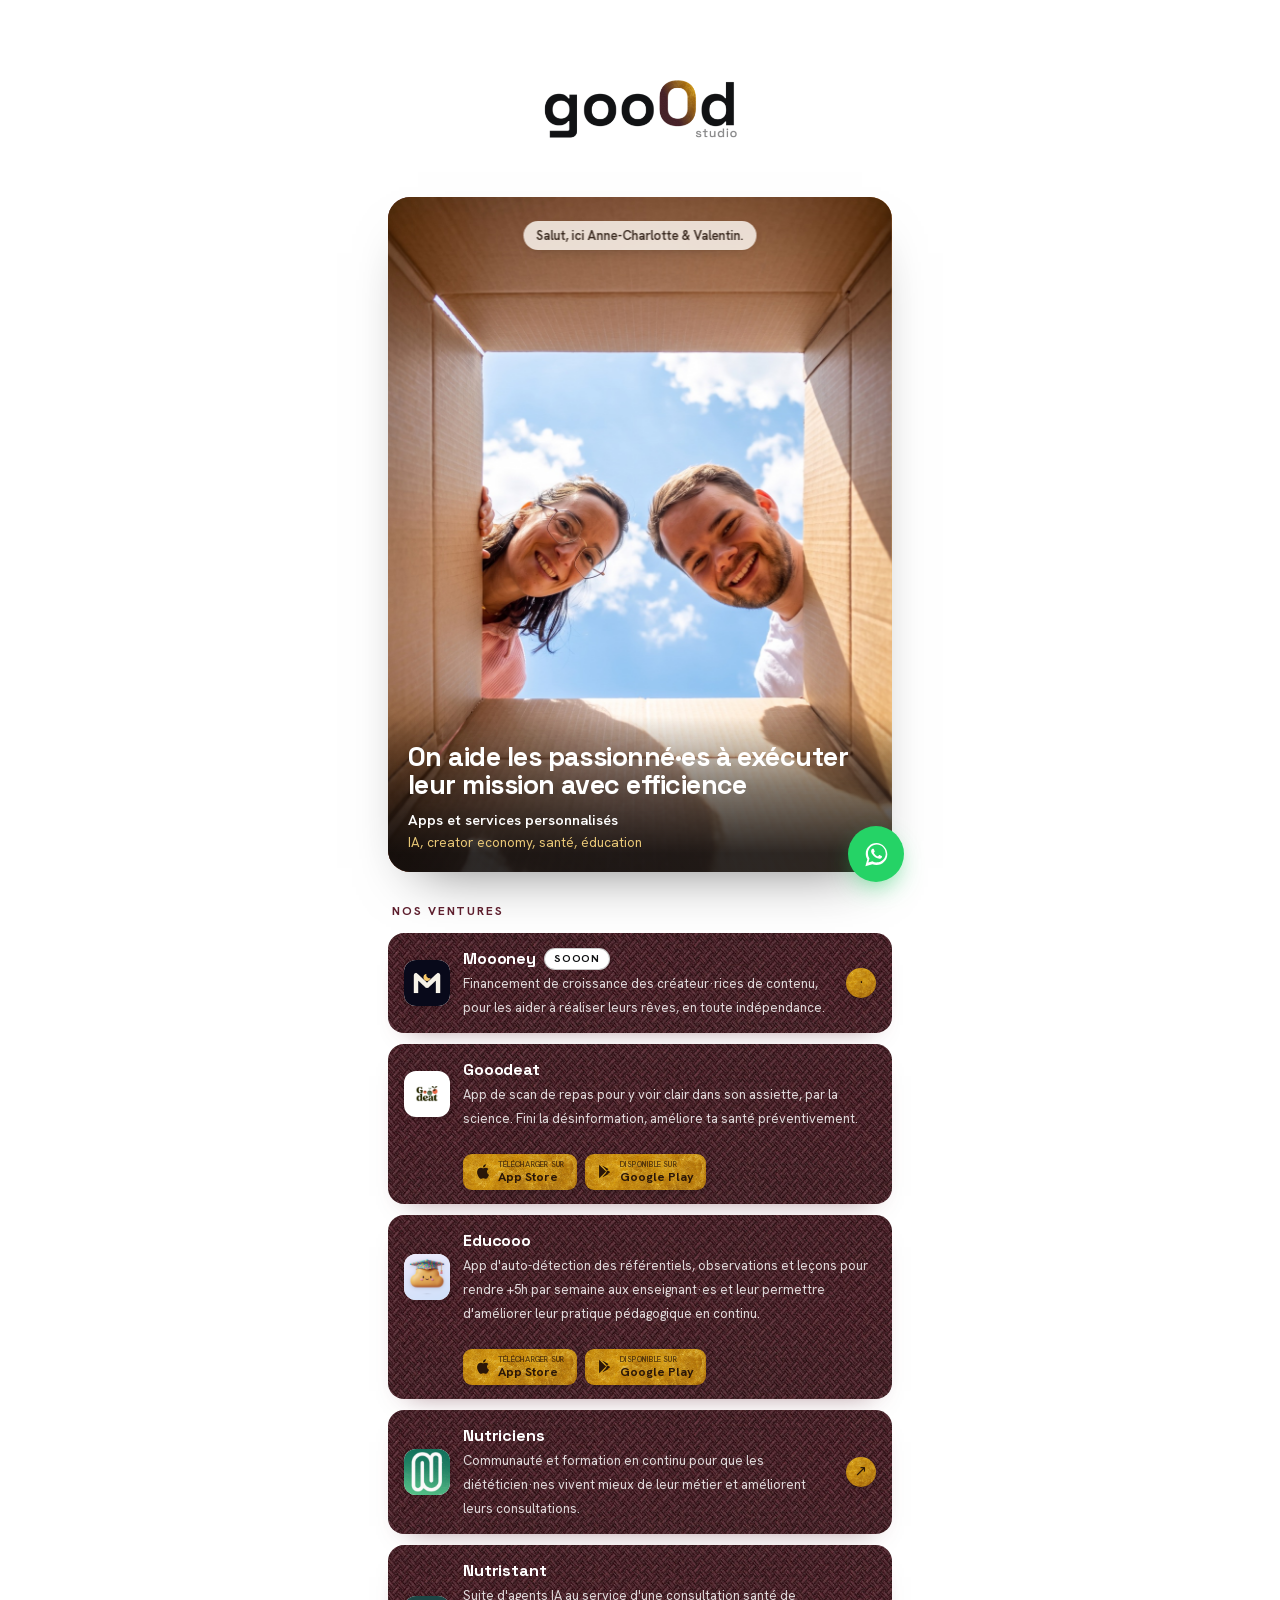
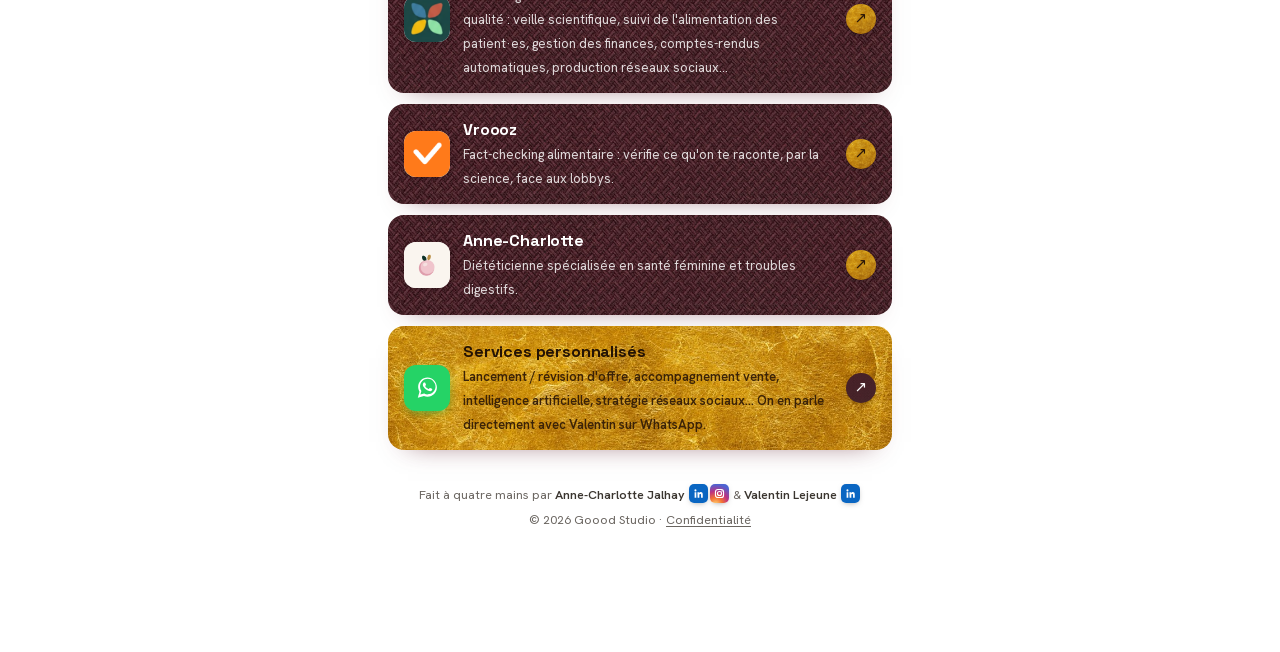
<file: index.html>
<!DOCTYPE html>
<html lang="fr">
<head>
<meta charset="utf-8">
<meta name="viewport" content="width=device-width, initial-scale=1">
<title>Goood Studio</title>
<meta name="description" content="Goood Studio, un studio de ventures par Anne-Charlotte Jalhay et Valentin Lejeune. On aide les passionné·es à exécuter leur mission avec efficience.">
<link rel="icon" type="image/png" sizes="32x32" href="favicon-32.png?v=2">
<link rel="icon" type="image/png" sizes="512x512" href="favicon-512.png?v=2">
<link rel="apple-touch-icon" sizes="180x180" href="apple-touch-icon.png?v=2">
<!-- Polices auto-hébergées (fonts/fonts.css) : aucun appel à Google Fonts -->
<link rel="preload" href="/fonts/hanken-grotesk-latin-7579623a.woff2" as="font" type="font/woff2" crossorigin>
<link rel="preload" href="/fonts/space-grotesk-latin-1d9f0cbb.woff2" as="font" type="font/woff2" crossorigin>
<link rel="stylesheet" href="/fonts/fonts.css">
<script>
/* Mesure d'audience DataFast en mode « sans cookie » (19/11/2026), sur le modèle
   d'annecharlotte.be : aucun cookie, rien envoyé à Google, intérêt légitime.
   Le réglage « Cookieless » du site DataFast va avec. Voir /confidentialite/. */
(function () {
  var hote = location.hostname;
  // Ménage des cookies de l'ancien script DataFast avec cookies (datafast_*, 365 jours).
  document.cookie.split(';').forEach(function (c) {
    var n = c.split('=')[0].trim();
    if (!/^datafast_/.test(n)) return;
    [hote, '.' + hote.replace(/^www\./, '')].forEach(function (d) {
      document.cookie = n + '=; expires=Thu, 01 Jan 1970 00:00:00 GMT; path=/; domain=' + d;
    });
    document.cookie = n + '=; expires=Thu, 01 Jan 1970 00:00:00 GMT; path=/';
  });
  window.datafast = window.datafast || function () { (window.datafast.q = window.datafast.q || []).push(arguments); };
  if (hote !== 'gooodstudio.com' && hote !== 'www.gooodstudio.com') return;
  var s = document.createElement('script');
  s.async = true;
  s.src = 'https://datafa.st/js/script.cookieless.js';
  s.setAttribute('data-website-id', 'dfid_lFZ75UzW3QrTsl1jtvScj');
  s.setAttribute('data-domain', 'gooodstudio.com');
  document.head.appendChild(s);
})();
</script>
<style>
  :root{
    --wine:#5E1F2E; --gold:#C9A227; --ink:#111214; --paper:#FFFFFF; --cream:#FAF7F2; --muted:#6a6560; --line:#eadfce;
    --sweep:linear-gradient(115deg,#5E1F2E 0%,#7E2438 24%,#A6512F 50%,#D9A94B 76%,#F3E0A0 100%);
    --wine-tex:#5E1F2E url('site-assets/mat-wine.jpg') center/cover;
    --gold-tex:#C9A227 url('site-assets/mat-gold.jpg') center/cover;
    --page-bg:#FFFFFF;
    --spring:cubic-bezier(.34,1.56,.5,1);
  }
  *{box-sizing:border-box}
  html,body{margin:0}
  body{background:var(--page-bg);color:#1a1a1c;font-family:"Hanken Grotesk",system-ui,sans-serif;-webkit-font-smoothing:antialiased;line-height:1.5}
  a{color:inherit;text-decoration:none}
  .wrap{max-width:540px;margin:0 auto;padding:30px 18px 120px}

  /* reveal animation */
  @keyframes fadeUp{from{opacity:0;transform:translateY(14px)}to{opacity:1;transform:none}}
  @keyframes heroIn{from{opacity:0;transform:scale(1.04)}to{opacity:1;transform:none}}
  .rv{opacity:0;animation:fadeUp .6s cubic-bezier(.2,.7,.2,1) forwards;animation-delay:var(--d,0s)}
  @media (prefers-reduced-motion: reduce){.rv{animation:none;opacity:1}.hero img{animation:none}}

  /* ---- logo (bigger) ---- */
  .brand{display:flex;justify-content:center;margin-bottom:20px}
  .logo-main{height:147px;width:auto;display:block}
  .wordmark{font-family:"Space Grotesk";font-weight:700;letter-spacing:-.045em;line-height:.9;position:relative;display:inline-block;font-size:62px}
  .wm-name{display:block;color:var(--ink)}
  .wm-name .oO{background-image:var(--sweep);-webkit-background-clip:text;background-clip:text;-webkit-text-fill-color:transparent;color:transparent;text-transform:uppercase;font-size:1.02em}
  .wm-sub{position:absolute;right:0;bottom:-.55em;font-family:"Space Grotesk";font-weight:500;letter-spacing:.06em;font-size:.2em;color:var(--muted);text-transform:lowercase}

  /* ---- hero ---- */
  .hero{position:relative;border-radius:22px;overflow:hidden;aspect-ratio:1792/2400;background:#e9e2d6 var(--sweep);box-shadow:0 26px 54px -30px rgba(0,0,0,.55)}
  .hero img{width:100%;height:100%;object-fit:cover;display:block;animation:heroIn .9s cubic-bezier(.2,.7,.2,1) both;animation-delay:.15s}
  .greet{position:absolute;top:3.5%;left:50%;transform:translateX(-50%);z-index:3;white-space:nowrap;
    font-weight:600;font-size:13px;color:#3a2a20;background:rgba(255,251,244,.82);backdrop-filter:blur(3px);
    padding:5px 13px;border-radius:999px;box-shadow:0 4px 14px -8px rgba(0,0,0,.4)}

  .fbtn{position:absolute;z-index:4;width:40px;height:40px;border-radius:11px;overflow:hidden;display:block;
    box-shadow:0 6px 16px -6px rgba(0,0,0,.6);transition:transform .15s}
  .fbtn:hover{transform:scale(1.08)}
  .fbtn svg{width:100%;height:100%;display:block}
  .fbtn.ac1{left:5%;top:44%}
  .fbtn.ac2{left:5%;top:57%}
  .fbtn.vl1{right:5%;top:47%}

  .hcap{position:absolute;left:0;right:0;bottom:0;z-index:3;padding:26px 20px 20px;
    background:linear-gradient(to top, rgba(10,8,9,.86) 12%, rgba(10,8,9,.5) 55%, rgba(10,8,9,0));color:#fff}
  .hcap h1{font-family:"Space Grotesk";font-weight:700;letter-spacing:-.02em;font-size:clamp(21px,5.6vw,27px);margin:0;line-height:1.06}
  .hcap .l1{margin:9px 0 0;font-size:14.5px;font-weight:600;color:#fff}
  .hcap .l2{margin:1px 0 0;font-size:13.5px;color:#E9C877}

  /* ---- ventures ---- */
  .lbl{margin:30px 4px 13px;font-size:12px;letter-spacing:.16em;text-transform:uppercase;color:var(--wine);font-weight:700}
  .card{display:flex;align-items:center;gap:13px;background:var(--wine-tex);border-radius:16px;padding:14px 16px;margin-bottom:11px;box-shadow:0 12px 26px -20px rgba(94,31,46,.75);transition:transform .34s var(--spring),box-shadow .3s ease}
  a.card{cursor:pointer}
  a.card:hover{transform:translateY(-4px) scale(1.012);box-shadow:0 22px 38px -18px rgba(94,31,46,.82)}
  a.card:active{transform:translateY(-1px) scale(.985);transition-duration:.09s;box-shadow:0 10px 22px -18px rgba(94,31,46,.8)}
  .logo{flex:none;width:46px;height:46px;border-radius:12px;background:#fff;box-shadow:0 2px 8px -3px rgba(0,0,0,.45);display:flex;align-items:center;justify-content:center;overflow:hidden;transition:transform .34s var(--spring)}
  a.card:hover .logo{transform:scale(1.07) rotate(-2deg)}
  .logo img{width:100%;height:100%;object-fit:cover}
  .logo.contain img{object-fit:contain;padding:7px}
  .body{flex:1;min-width:0}
  .name{font-family:"Space Grotesk";font-weight:700;font-size:16px;letter-spacing:-.01em;color:#fff;display:flex;align-items:center;gap:8px}
  .desc{font-size:13px;color:rgba(255,255,255,.84);margin-top:3px}
  .arrow{flex:none;width:30px;height:30px;border-radius:50%;background:var(--gold-tex);color:#2a1608;display:flex;align-items:center;justify-content:center;font-size:15px;box-shadow:0 3px 10px -4px rgba(0,0,0,.5);transition:transform .34s var(--spring),filter .2s}
  a.card:hover .arrow{transform:scale(1.15) translateX(1px);filter:brightness(1.07)}
  a.card:active .arrow{transform:scale(.95)}
  .badge{font-family:"Hanken Grotesk";font-size:10.5px;font-weight:700;letter-spacing:.08em;text-transform:uppercase;color:#111214;background:#fff;border:1px solid rgba(0,0,0,.22);padding:2px 9px;border-radius:999px}
  .card.soon{opacity:1}
  .card.flat{cursor:default}
  /* gold CTA block */
  .card.cta{background:var(--gold-tex);position:relative;overflow:hidden}
  .card.cta>*{position:relative;z-index:2}
  .card.cta::after{content:"";position:absolute;top:0;bottom:0;left:0;width:55%;pointer-events:none;z-index:1;background:linear-gradient(105deg,transparent 0%,rgba(255,255,255,.62) 50%,transparent 100%);transform:translateX(-170%);animation:sweep 5.5s ease-in-out infinite}
  .card.cta:hover::after{animation-duration:2.3s}
  .card.cta .name{color:#241305;font-weight:700}
  .card.cta .desc{color:#3a2208;font-weight:600}
  .card.cta .logo{background:#25D366;box-shadow:0 3px 12px -4px rgba(37,211,102,.9)}
  .card.cta .logo svg{width:27px;height:27px;fill:#fff}
  .card.cta .arrow{background:var(--wine-tex);color:#fff}
  @keyframes sweep{0%{transform:translateX(-170%)}22%{transform:translateX(300%)}100%{transform:translateX(300%)}}
  @media (prefers-reduced-motion: reduce){.card.cta::after{animation:none;opacity:0}}

  /* card with store buttons */
  .card.stores{flex-wrap:wrap}
  .stores .top{display:flex;align-items:center;gap:13px;width:100%}
  .storebtns{display:flex;gap:8px;margin-top:11px;padding-left:59px}
  .sbtn{display:inline-flex;align-items:center;gap:7px;background:var(--gold-tex);color:#2a1608;border-radius:9px;padding:6px 12px;box-shadow:0 3px 10px -5px rgba(0,0,0,.5);transition:transform .32s var(--spring),filter .16s,box-shadow .2s}
  .sbtn:hover{transform:translateY(-2px) scale(1.03);filter:brightness(1.06);box-shadow:0 8px 18px -8px rgba(0,0,0,.55)}
  .sbtn:active{transform:translateY(0) scale(.95);transition-duration:.08s}
  .sbtn svg{width:16px;height:17px;fill:#2a1608;flex:none}
  .sbtn small{display:block;font-size:8px;font-weight:600;opacity:.72;letter-spacing:.03em;line-height:1.1;text-transform:uppercase}
  .sbtn b{display:block;font-size:12.5px;font-weight:700;line-height:1.2}
  @media(max-width:400px){.storebtns{padding-left:0;gap:7px}.sbtn{padding:6px 10px}}

  footer{margin-top:32px;text-align:center;color:var(--muted);font-size:12.5px;line-height:2}
  footer b{color:#3a352f;font-weight:600}
  footer .flink{text-decoration:underline;text-underline-offset:2px}
  .fico{display:inline-flex;width:19px;height:19px;border-radius:5px;overflow:hidden;vertical-align:-4px;margin:0 1px;box-shadow:0 2px 6px -3px rgba(0,0,0,.5);transition:transform .3s cubic-bezier(.34,1.5,.5,1)}
  .fico:hover{transform:translateY(-2px) scale(1.1)}
  .fico:active{transform:scale(.9);transition-duration:.06s}
  .fico svg{width:100%;height:100%;display:block}

  .wa{position:fixed;right:18px;bottom:18px;width:56px;height:56px;border-radius:50%;background:#25D366;display:flex;align-items:center;justify-content:center;box-shadow:0 10px 26px -8px rgba(37,211,102,.7);z-index:50;transition:transform .15s}
  .wa{transition:transform .34s var(--spring),box-shadow .2s}
  .wa:hover{transform:translateY(-3px) scale(1.09)}
  .wa:active{transform:scale(.92);transition-duration:.08s}
  .wa svg{width:31px;height:31px;fill:#fff}
  @media(min-width:560px){.wa{right:calc(50% - 270px + 6px)}}
</style>
</head>
<body>
  <div class="wrap">

    <div class="brand rv"><img class="logo-main" src="site-assets/logo-goood.png" alt="Goood Studio"></div>

    <div class="hero rv" style="--d:.05s">
      <img src="hero.jpg" alt="Anne-Charlotte et Valentin regardant dans une boîte">
      <div class="greet">Salut, ici Anne-Charlotte &amp; Valentin.</div>

      <div class="hcap">
        <h1>On aide les passionné·es à exécuter leur mission avec efficience</h1>
        <p class="l1">Apps et services personnalisés</p>
        <p class="l2">IA, creator economy, santé, éducation</p>
      </div>
    </div>

    <div class="lbl rv" style="--d:.15s">Nos ventures</div>

    <div class="card soon flat rv" style="--d:.18s">
      <span class="logo"><img src="site-assets/logo-moooney.png" alt="Moooney"></span>
      <span class="body"><span class="name">Moooney <span class="badge">Sooon</span></span><span class="desc">Financement de croissance des créateur·rices de contenu, pour les aider à réaliser leurs rêves, en toute indépendance.</span></span>
      <span class="arrow">·</span>
    </div>

    <!-- Gooodeat : stores -->
    <div class="card stores rv" style="--d:.2s">
      <div class="top">
        <span class="logo contain"><img src="site-assets/logo-gooodeat.png" alt="Gooodeat"></span>
        <span class="body"><span class="name">Gooodeat</span><span class="desc">App de scan de repas pour y voir clair dans son assiette, par la science. Fini la désinformation, améliore ta santé préventivement.</span></span>
      </div>
      <div class="storebtns">
        <a class="sbtn" href="https://apps.apple.com/app/habitude-gooodeat/id6770682706" target="_blank" rel="noopener"><svg viewBox="0 0 24 24"><path d="M16.365 1.43c0 1.14-.49 2.27-1.18 3.08-.74.9-1.98 1.57-2.98 1.57-.12 0-.23-.02-.3-.03-.01-.06-.04-.22-.04-.39 0-1.15.57-2.27 1.2-2.98.8-.94 2.14-1.64 3.25-1.68.03.13.05.28.05.43zM20.93 17.14c-.03.07-.46 1.58-1.52 3.12-.94 1.34-1.93 2.71-3.41 2.74-1.42.03-1.88-.84-3.51-.84s-2.14.81-3.48.87c-1.42.06-2.5-1.44-3.47-2.79-1.99-2.75-3.5-7.77-1.47-11.16 1.01-1.68 2.81-2.75 4.76-2.78 1.37-.03 2.66.92 3.51.92.85 0 2.42-1.14 4.08-.97.69.03 2.65.28 3.9 2.12-.1.06-2.33 1.36-2.31 4.05.03 3.22 2.83 4.29 2.86 4.3z"/></svg><span><small>Télécharger sur</small><b>App Store</b></span></a>
        <a class="sbtn" href="https://play.google.com/store/apps/details?id=com.gooodeat.app" target="_blank" rel="noopener"><svg viewBox="0 0 24 24"><path d="M3.6 2.2c-.3.2-.5.6-.5 1.1v17.4c0 .5.2.9.5 1.1l10-9.8-10-9.8zm11.2 8.6l2.4-2.4-8-4.6c-.4-.2-.8-.2-1 0l6.6 7zm0 2.4l-6.6 7c.2.2.6.2 1 0l8-4.6-2.4-2.4zm4-1.2l-2.7-1.6-2.6 2.6 2.6 2.6 2.7-1.6c.7-.4.7-1.6 0-2z"/></svg><span><small>Disponible sur</small><b>Google Play</b></span></a>
      </div>
    </div>

    <!-- Educooo : stores -->
    <div class="card stores rv" style="--d:.25s">
      <div class="top">
        <span class="logo"><img src="site-assets/logo-educooo.png" alt="Educooo"></span>
        <span class="body"><span class="name">Educooo</span><span class="desc">App d'auto-détection des référentiels, observations et leçons pour rendre +5h par semaine aux enseignant·es et leur permettre d'améliorer leur pratique pédagogique en continu.</span></span>
      </div>
      <div class="storebtns">
        <a class="sbtn" href="https://apps.apple.com/app/id6802792239" target="_blank" rel="noopener"><svg viewBox="0 0 24 24"><path d="M16.365 1.43c0 1.14-.49 2.27-1.18 3.08-.74.9-1.98 1.57-2.98 1.57-.12 0-.23-.02-.3-.03-.01-.06-.04-.22-.04-.39 0-1.15.57-2.27 1.2-2.98.8-.94 2.14-1.64 3.25-1.68.03.13.05.28.05.43zM20.93 17.14c-.03.07-.46 1.58-1.52 3.12-.94 1.34-1.93 2.71-3.41 2.74-1.42.03-1.88-.84-3.51-.84s-2.14.81-3.48.87c-1.42.06-2.5-1.44-3.47-2.79-1.99-2.75-3.5-7.77-1.47-11.16 1.01-1.68 2.81-2.75 4.76-2.78 1.37-.03 2.66.92 3.51.92.85 0 2.42-1.14 4.08-.97.69.03 2.65.28 3.9 2.12-.1.06-2.33 1.36-2.31 4.05.03 3.22 2.83 4.29 2.86 4.3z"/></svg><span><small>Télécharger sur</small><b>App Store</b></span></a>
        <a class="sbtn" href="https://play.google.com/store/apps/details?id=com.gooodstudio.educooo" target="_blank" rel="noopener"><svg viewBox="0 0 24 24"><path d="M3.6 2.2c-.3.2-.5.6-.5 1.1v17.4c0 .5.2.9.5 1.1l10-9.8-10-9.8zm11.2 8.6l2.4-2.4-8-4.6c-.4-.2-.8-.2-1 0l6.6 7zm0 2.4l-6.6 7c.2.2.6.2 1 0l8-4.6-2.4-2.4zm4-1.2l-2.7-1.6-2.6 2.6 2.6 2.6 2.7-1.6c.7-.4.7-1.6 0-2z"/></svg><span><small>Disponible sur</small><b>Google Play</b></span></a>
      </div>
    </div>

    <a class="card rv" style="--d:.3s" href="https://www.nutriciens.com" target="_blank" rel="noopener">
      <span class="logo"><img src="site-assets/logo-nutriciens.png" alt="Nutriciens"></span>
      <span class="body"><span class="name">Nutriciens</span><span class="desc">Communauté et formation en continu pour que les diététicien·nes vivent mieux de leur métier et améliorent leurs consultations.</span></span>
      <span class="arrow">↗</span>
    </a>

    <a class="card rv" style="--d:.4s" href="https://nutristant.be" target="_blank" rel="noopener">
      <span class="logo"><img src="site-assets/logo-nutristant.png" alt="Nutristant"></span>
      <span class="body"><span class="name">Nutristant</span><span class="desc">Suite d'agents IA au service d'une consultation santé de qualité : veille scientifique, suivi de l'alimentation des patient·es, gestion des finances, comptes-rendus automatiques, production réseaux sociaux…</span></span>
      <span class="arrow">↗</span>
    </a>

    <a class="card rv" style="--d:.4s" href="https://vroooz.com" target="_blank" rel="noopener">
      <span class="logo"><img src="site-assets/logo-vroooz.png" alt="Vroooz"></span>
      <span class="body"><span class="name">Vroooz</span><span class="desc">Fact-checking alimentaire : vérifie ce qu'on te raconte, par la science, face aux lobbys.</span></span>
      <span class="arrow">↗</span>
    </a>

    <a class="card rv" style="--d:.45s" href="https://www.annecharlotte.be" target="_blank" rel="noopener">
      <span class="logo"><img src="site-assets/logo-annecharlotte.png" alt="Anne-Charlotte"></span>
      <span class="body"><span class="name">Anne-Charlotte</span><span class="desc">Diététicienne spécialisée en santé féminine et troubles digestifs.</span></span>
      <span class="arrow">↗</span>
    </a>

    <a class="card cta rv" style="--d:.5s" href="https://wa.me/32473122452" target="_blank" rel="noopener">
      <span class="logo"><svg viewBox="0 0 32 32"><path d="M16.04 4C9.9 4 4.92 8.98 4.92 15.12c0 2.13.6 4.12 1.63 5.81L4.5 28l7.25-2.02a11.06 11.06 0 0 0 4.29.86h.01c6.14 0 11.12-4.98 11.12-11.12S22.18 4 16.04 4zm0 20.3h-.01c-1.36 0-2.7-.37-3.86-1.06l-.28-.16-4.3 1.2 1.15-4.19-.18-.29a9.16 9.16 0 0 1-1.4-4.87c0-5.06 4.12-9.18 9.19-9.18 2.45 0 4.76.96 6.49 2.7a9.13 9.13 0 0 1 2.69 6.49c0 5.06-4.12 9.18-9.18 9.18zm5.04-6.88c-.28-.14-1.63-.8-1.89-.9-.25-.09-.44-.14-.62.14-.18.28-.71.9-.87 1.08-.16.18-.32.2-.6.07-.28-.14-1.17-.43-2.22-1.37-.82-.73-1.37-1.64-1.53-1.92-.16-.28-.02-.43.12-.57.13-.13.28-.32.42-.48.14-.16.18-.28.28-.46.09-.18.05-.35-.02-.48-.07-.14-.62-1.5-.85-2.05-.22-.53-.45-.46-.62-.47l-.53-.01c-.18 0-.48.07-.73.35-.25.28-.96.94-.96 2.3s.99 2.67 1.12 2.85c.14.18 1.94 2.96 4.7 4.15.66.28 1.17.45 1.57.58.66.21 1.26.18 1.73.11.53-.08 1.63-.67 1.86-1.31.23-.64.23-1.19.16-1.31-.07-.12-.25-.19-.53-.33z"/></svg></span>
      <span class="body"><span class="name">Services personnalisés</span><span class="desc">Lancement / révision d'offre, accompagnement vente, intelligence artificielle, stratégie réseaux sociaux… On en parle directement avec Valentin sur WhatsApp.</span></span>
      <span class="arrow">↗</span>
    </a>

    <footer class="rv" style="--d:.6s">
      Fait à quatre mains par <b>Anne-Charlotte Jalhay</b>
      <a class="fico" href="https://www.linkedin.com/in/annecharlottejalhay/" target="_blank" rel="noopener" aria-label="LinkedIn Anne-Charlotte"><svg viewBox="0 0 40 40"><rect width="40" height="40" fill="#0A66C2"/><path fill="#fff" d="M13.6 15.6a2.15 2.15 0 1 0 0-4.3 2.15 2.15 0 0 0 0 4.3zM11.8 17.3h3.6V29h-3.6zM17.7 17.3h3.45v1.6h.05c.48-.9 1.66-1.86 3.42-1.86 3.66 0 4.33 2.4 4.33 5.53V29h-3.6v-5.02c0-1.2-.02-2.74-1.67-2.74-1.67 0-1.93 1.3-1.93 2.65V29h-3.6z"/></svg></a><a class="fico" href="https://www.instagram.com/annecharlotte.diet/" target="_blank" rel="noopener" aria-label="Instagram Anne-Charlotte"><svg viewBox="0 0 40 40"><defs><radialGradient id="ig2" cx="30%" cy="107%" r="135%"><stop offset="0" stop-color="#FED576"/><stop offset=".26" stop-color="#F47133"/><stop offset=".5" stop-color="#BC3081"/><stop offset=".78" stop-color="#4C63D2"/></radialGradient></defs><rect width="40" height="40" fill="url(#ig2)"/><g fill="none" stroke="#fff" stroke-width="2.4"><rect x="11.5" y="11.5" width="17" height="17" rx="5"/><circle cx="20" cy="20" r="4.3"/></g><circle cx="25.2" cy="14.8" r="1.4" fill="#fff"/></svg></a>
      &amp; <b>Valentin Lejeune</b>
      <a class="fico" href="https://www.linkedin.com/in/valentinlejeune/" target="_blank" rel="noopener" aria-label="LinkedIn Valentin"><svg viewBox="0 0 40 40"><rect width="40" height="40" fill="#0A66C2"/><path fill="#fff" d="M13.6 15.6a2.15 2.15 0 1 0 0-4.3 2.15 2.15 0 0 0 0 4.3zM11.8 17.3h3.6V29h-3.6zM17.7 17.3h3.45v1.6h.05c.48-.9 1.66-1.86 3.42-1.86 3.66 0 4.33 2.4 4.33 5.53V29h-3.6v-5.02c0-1.2-.02-2.74-1.67-2.74-1.67 0-1.93 1.3-1.93 2.65V29h-3.6z"/></svg></a>
      <br>© <span id="y"></span> Goood Studio · <a class="flink" href="/confidentialite/">Confidentialité</a>
    </footer>
  </div>

  <a class="wa" href="https://wa.me/32473122452" target="_blank" rel="noopener" aria-label="WhatsApp" title="Écris-nous sur WhatsApp">
    <svg viewBox="0 0 32 32"><path d="M16.04 4C9.9 4 4.92 8.98 4.92 15.12c0 2.13.6 4.12 1.63 5.81L4.5 28l7.25-2.02a11.06 11.06 0 0 0 4.29.86h.01c6.14 0 11.12-4.98 11.12-11.12S22.18 4 16.04 4zm0 20.3h-.01c-1.36 0-2.7-.37-3.86-1.06l-.28-.16-4.3 1.2 1.15-4.19-.18-.29a9.16 9.16 0 0 1-1.4-4.87c0-5.06 4.12-9.18 9.19-9.18 2.45 0 4.76.96 6.49 2.7a9.13 9.13 0 0 1 2.69 6.49c0 5.06-4.12 9.18-9.18 9.18zm5.04-6.88c-.28-.14-1.63-.8-1.89-.9-.25-.09-.44-.14-.62.14-.18.28-.71.9-.87 1.08-.16.18-.32.2-.6.07-.28-.14-1.17-.43-2.22-1.37-.82-.73-1.37-1.64-1.53-1.92-.16-.28-.02-.43.12-.57.13-.13.28-.32.42-.48.14-.16.18-.28.28-.46.09-.18.05-.35-.02-.48-.07-.14-.62-1.5-.85-2.05-.22-.53-.45-.46-.62-.47l-.53-.01c-.18 0-.48.07-.73.35-.25.28-.96.94-.96 2.3s.99 2.67 1.12 2.85c.14.18 1.94 2.96 4.7 4.15.66.28 1.17.45 1.57.58.66.21 1.26.18 1.73.11.53-.08 1.63-.67 1.86-1.31.23-.64.23-1.19.16-1.31-.07-.12-.25-.19-.53-.33z"/></svg>
  </a>

  <script>document.getElementById('y').textContent=new Date().getFullYear();</script>
</body>
</html>
</file>
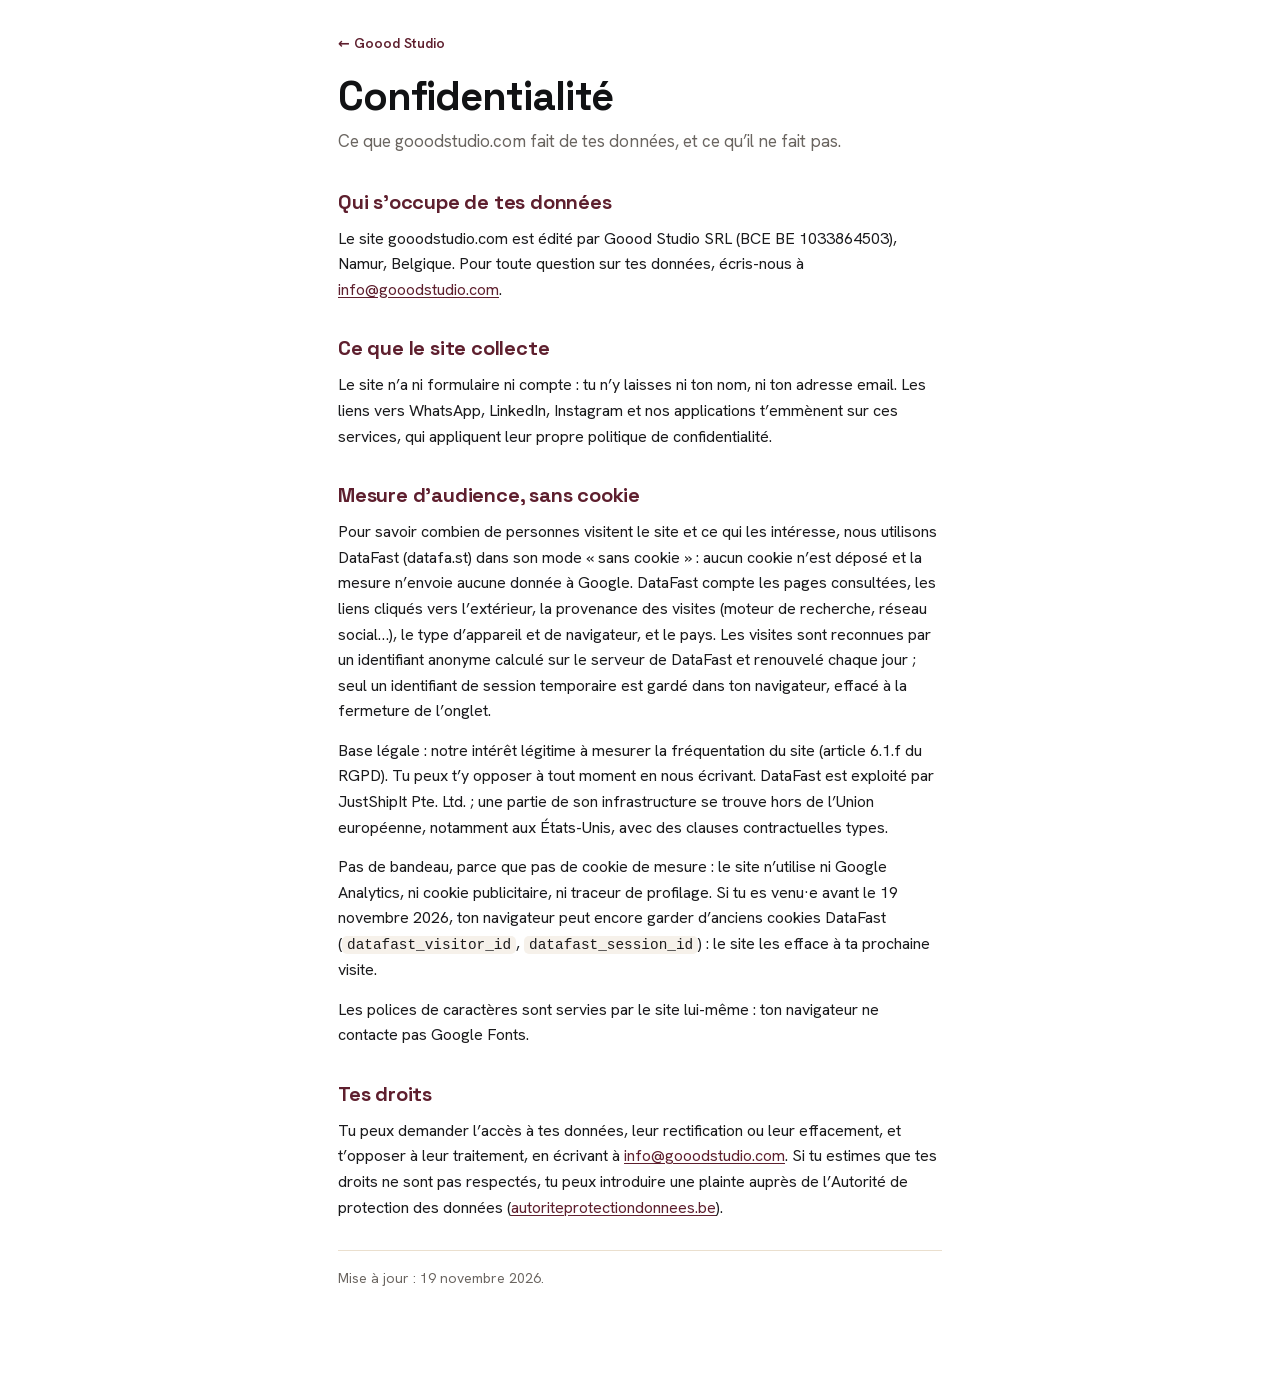
<file: confidentialite/index.html>
<!DOCTYPE html>
<html lang="fr">
<head>
<meta charset="utf-8">
<meta name="viewport" content="width=device-width, initial-scale=1">
<title>Confidentialité · Goood Studio</title>
<meta name="description" content="Ce que gooodstudio.com fait de tes données : aucun formulaire, une mesure d’audience sans cookie (DataFast), et tes droits.">
<link rel="icon" type="image/png" sizes="32x32" href="/favicon-32.png?v=2">
<link rel="apple-touch-icon" sizes="180x180" href="/apple-touch-icon.png?v=2">
<!-- Polices auto-hébergées (fonts/fonts.css) : aucun appel à Google Fonts -->
<link rel="preload" href="/fonts/hanken-grotesk-latin-7579623a.woff2" as="font" type="font/woff2" crossorigin>
<link rel="preload" href="/fonts/space-grotesk-latin-1d9f0cbb.woff2" as="font" type="font/woff2" crossorigin>
<link rel="stylesheet" href="/fonts/fonts.css">
<script>
/* Même mesure que la page d'accueil : DataFast sans cookie + ménage des anciens cookies datafast_*. */
(function () {
  var hote = location.hostname;
  document.cookie.split(';').forEach(function (c) {
    var n = c.split('=')[0].trim();
    if (!/^datafast_/.test(n)) return;
    [hote, '.' + hote.replace(/^www\./, '')].forEach(function (d) {
      document.cookie = n + '=; expires=Thu, 01 Jan 1970 00:00:00 GMT; path=/; domain=' + d;
    });
    document.cookie = n + '=; expires=Thu, 01 Jan 1970 00:00:00 GMT; path=/';
  });
  window.datafast = window.datafast || function () { (window.datafast.q = window.datafast.q || []).push(arguments); };
  if (hote !== 'gooodstudio.com' && hote !== 'www.gooodstudio.com') return;
  var s = document.createElement('script');
  s.async = true;
  s.src = 'https://datafa.st/js/script.cookieless.js';
  s.setAttribute('data-website-id', 'dfid_lFZ75UzW3QrTsl1jtvScj');
  s.setAttribute('data-domain', 'gooodstudio.com');
  document.head.appendChild(s);
})();
</script>
<style>
  :root{--wine:#5E1F2E;--gold:#C9A227;--ink:#111214;--muted:#6a6560;--line:#eadfce}
  *{box-sizing:border-box}
  html,body{margin:0}
  body{background:#fff;color:#1a1a1c;font-family:"Hanken Grotesk",system-ui,sans-serif;-webkit-font-smoothing:antialiased;line-height:1.6}
  .wrap{max-width:640px;margin:0 auto;padding:30px 18px 80px}
  .back{display:inline-block;color:var(--wine);font-weight:600;font-size:14px;text-decoration:none;margin-bottom:22px}
  h1{font-family:"Space Grotesk";font-weight:700;letter-spacing:-.02em;font-size:clamp(30px,7vw,40px);line-height:1.05;margin:0 0 10px;color:var(--ink)}
  .lead{font-size:17px;color:var(--muted);margin:0 0 8px}
  h2{font-family:"Space Grotesk";font-weight:700;font-size:20px;letter-spacing:-.01em;margin:30px 0 8px;color:var(--wine)}
  p{margin:0 0 14px;font-size:16px}
  a{color:var(--wine);text-underline-offset:2px}
  code{font-size:.9em;background:#f6f1ea;border-radius:5px;padding:1px 5px}
  hr{border:0;border-top:1px solid var(--line);margin:30px 0 16px}
  .muted{color:var(--muted);font-size:14px}
</style>
</head>
<body>
  <main class="wrap">
    <a class="back" href="/">← Goood Studio</a>
    <h1>Confidentialité</h1>
    <p class="lead">Ce que gooodstudio.com fait de tes données, et ce qu’il ne fait pas.</p>

    <h2>Qui s’occupe de tes données</h2>
    <p>Le site gooodstudio.com est édité par Goood Studio SRL (BCE BE 1033864503), Namur, Belgique. Pour toute question sur tes données, écris-nous à <a href="mailto:info@gooodstudio.com">info@gooodstudio.com</a>.</p>

    <h2>Ce que le site collecte</h2>
    <p>Le site n’a ni formulaire ni compte : tu n’y laisses ni ton nom, ni ton adresse email. Les liens vers WhatsApp, LinkedIn, Instagram et nos applications t’emmènent sur ces services, qui appliquent leur propre politique de confidentialité.</p>

    <h2 id="cookies">Mesure d’audience, sans cookie</h2>
    <p>Pour savoir combien de personnes visitent le site et ce qui les intéresse, nous utilisons DataFast (datafa.st) dans son mode « sans cookie » : aucun cookie n’est déposé et la mesure n’envoie aucune donnée à Google. DataFast compte les pages consultées, les liens cliqués vers l’extérieur, la provenance des visites (moteur de recherche, réseau social…), le type d’appareil et de navigateur, et le pays. Les visites sont reconnues par un identifiant anonyme calculé sur le serveur de DataFast et renouvelé chaque jour ; seul un identifiant de session temporaire est gardé dans ton navigateur, effacé à la fermeture de l’onglet.</p>
    <p>Base légale : notre intérêt légitime à mesurer la fréquentation du site (article 6.1.f du RGPD). Tu peux t’y opposer à tout moment en nous écrivant. DataFast est exploité par JustShipIt Pte. Ltd. ; une partie de son infrastructure se trouve hors de l’Union européenne, notamment aux États-Unis, avec des clauses contractuelles types.</p>
    <p>Pas de bandeau, parce que pas de cookie de mesure : le site n’utilise ni Google Analytics, ni cookie publicitaire, ni traceur de profilage. Si tu es venu·e avant le 19 novembre 2026, ton navigateur peut encore garder d’anciens cookies DataFast (<code>datafast_visitor_id</code>, <code>datafast_session_id</code>) : le site les efface à ta prochaine visite.</p>
    <p>Les polices de caractères sont servies par le site lui-même : ton navigateur ne contacte pas Google Fonts.</p>

    <h2>Tes droits</h2>
    <p>Tu peux demander l’accès à tes données, leur rectification ou leur effacement, et t’opposer à leur traitement, en écrivant à <a href="mailto:info@gooodstudio.com">info@gooodstudio.com</a>. Si tu estimes que tes droits ne sont pas respectés, tu peux introduire une plainte auprès de l’Autorité de protection des données (<a href="https://www.autoriteprotectiondonnees.be" rel="noopener">autoriteprotectiondonnees.be</a>).</p>

    <hr>
    <p class="muted">Mise à jour : 19 novembre 2026.</p>
  </main>
</body>
</html>
</file>
<file: fonts/fonts.css>
/* Hanken Grotesk + Space Grotesk auto-hébergées (19/11/2026) : servies par le site
   lui-même, plus aucun appel à Google Fonts. Sous-ensembles latin + latin-ext,
   polices variables. Licence SIL Open Font License 1.1. */
/* Hanken Grotesk, latin-ext */
@font-face {
  font-family: 'Hanken Grotesk';
  font-style: normal;
  font-weight: 400;
  font-display: swap;
  src: url(/fonts/hanken-grotesk-latin-ext-c95efb87.woff2) format('woff2');
  unicode-range: U+0100-02BA, U+02BD-02C5, U+02C7-02CC, U+02CE-02D7, U+02DD-02FF, U+0304, U+0308, U+0329, U+1D00-1DBF, U+1E00-1E9F, U+1EF2-1EFF, U+2020, U+20A0-20AB, U+20AD-20C4, U+2113, U+2C60-2C7F, U+A720-A7FF;
}
/* Hanken Grotesk, latin */
@font-face {
  font-family: 'Hanken Grotesk';
  font-style: normal;
  font-weight: 400;
  font-display: swap;
  src: url(/fonts/hanken-grotesk-latin-7579623a.woff2) format('woff2');
  unicode-range: U+0000-00FF, U+0131, U+0152-0153, U+02BB-02BC, U+02C6, U+02DA, U+02DC, U+0304, U+0308, U+0329, U+2000-206F, U+20AC, U+2122, U+2191, U+2193, U+2212, U+2215, U+FEFF, U+FFFD;
}
/* Hanken Grotesk, latin-ext */
@font-face {
  font-family: 'Hanken Grotesk';
  font-style: normal;
  font-weight: 500;
  font-display: swap;
  src: url(/fonts/hanken-grotesk-latin-ext-c95efb87.woff2) format('woff2');
  unicode-range: U+0100-02BA, U+02BD-02C5, U+02C7-02CC, U+02CE-02D7, U+02DD-02FF, U+0304, U+0308, U+0329, U+1D00-1DBF, U+1E00-1E9F, U+1EF2-1EFF, U+2020, U+20A0-20AB, U+20AD-20C4, U+2113, U+2C60-2C7F, U+A720-A7FF;
}
/* Hanken Grotesk, latin */
@font-face {
  font-family: 'Hanken Grotesk';
  font-style: normal;
  font-weight: 500;
  font-display: swap;
  src: url(/fonts/hanken-grotesk-latin-7579623a.woff2) format('woff2');
  unicode-range: U+0000-00FF, U+0131, U+0152-0153, U+02BB-02BC, U+02C6, U+02DA, U+02DC, U+0304, U+0308, U+0329, U+2000-206F, U+20AC, U+2122, U+2191, U+2193, U+2212, U+2215, U+FEFF, U+FFFD;
}
/* Hanken Grotesk, latin-ext */
@font-face {
  font-family: 'Hanken Grotesk';
  font-style: normal;
  font-weight: 600;
  font-display: swap;
  src: url(/fonts/hanken-grotesk-latin-ext-c95efb87.woff2) format('woff2');
  unicode-range: U+0100-02BA, U+02BD-02C5, U+02C7-02CC, U+02CE-02D7, U+02DD-02FF, U+0304, U+0308, U+0329, U+1D00-1DBF, U+1E00-1E9F, U+1EF2-1EFF, U+2020, U+20A0-20AB, U+20AD-20C4, U+2113, U+2C60-2C7F, U+A720-A7FF;
}
/* Hanken Grotesk, latin */
@font-face {
  font-family: 'Hanken Grotesk';
  font-style: normal;
  font-weight: 600;
  font-display: swap;
  src: url(/fonts/hanken-grotesk-latin-7579623a.woff2) format('woff2');
  unicode-range: U+0000-00FF, U+0131, U+0152-0153, U+02BB-02BC, U+02C6, U+02DA, U+02DC, U+0304, U+0308, U+0329, U+2000-206F, U+20AC, U+2122, U+2191, U+2193, U+2212, U+2215, U+FEFF, U+FFFD;
}
/* Hanken Grotesk, latin-ext */
@font-face {
  font-family: 'Hanken Grotesk';
  font-style: normal;
  font-weight: 700;
  font-display: swap;
  src: url(/fonts/hanken-grotesk-latin-ext-c95efb87.woff2) format('woff2');
  unicode-range: U+0100-02BA, U+02BD-02C5, U+02C7-02CC, U+02CE-02D7, U+02DD-02FF, U+0304, U+0308, U+0329, U+1D00-1DBF, U+1E00-1E9F, U+1EF2-1EFF, U+2020, U+20A0-20AB, U+20AD-20C4, U+2113, U+2C60-2C7F, U+A720-A7FF;
}
/* Hanken Grotesk, latin */
@font-face {
  font-family: 'Hanken Grotesk';
  font-style: normal;
  font-weight: 700;
  font-display: swap;
  src: url(/fonts/hanken-grotesk-latin-7579623a.woff2) format('woff2');
  unicode-range: U+0000-00FF, U+0131, U+0152-0153, U+02BB-02BC, U+02C6, U+02DA, U+02DC, U+0304, U+0308, U+0329, U+2000-206F, U+20AC, U+2122, U+2191, U+2193, U+2212, U+2215, U+FEFF, U+FFFD;
}
/* Space Grotesk, latin-ext */
@font-face {
  font-family: 'Space Grotesk';
  font-style: normal;
  font-weight: 500;
  font-display: swap;
  src: url(/fonts/space-grotesk-latin-ext-012a46f9.woff2) format('woff2');
  unicode-range: U+0100-02BA, U+02BD-02C5, U+02C7-02CC, U+02CE-02D7, U+02DD-02FF, U+0304, U+0308, U+0329, U+1D00-1DBF, U+1E00-1E9F, U+1EF2-1EFF, U+2020, U+20A0-20AB, U+20AD-20C4, U+2113, U+2C60-2C7F, U+A720-A7FF;
}
/* Space Grotesk, latin */
@font-face {
  font-family: 'Space Grotesk';
  font-style: normal;
  font-weight: 500;
  font-display: swap;
  src: url(/fonts/space-grotesk-latin-1d9f0cbb.woff2) format('woff2');
  unicode-range: U+0000-00FF, U+0131, U+0152-0153, U+02BB-02BC, U+02C6, U+02DA, U+02DC, U+0304, U+0308, U+0329, U+2000-206F, U+20AC, U+2122, U+2191, U+2193, U+2212, U+2215, U+FEFF, U+FFFD;
}
/* Space Grotesk, latin-ext */
@font-face {
  font-family: 'Space Grotesk';
  font-style: normal;
  font-weight: 700;
  font-display: swap;
  src: url(/fonts/space-grotesk-latin-ext-012a46f9.woff2) format('woff2');
  unicode-range: U+0100-02BA, U+02BD-02C5, U+02C7-02CC, U+02CE-02D7, U+02DD-02FF, U+0304, U+0308, U+0329, U+1D00-1DBF, U+1E00-1E9F, U+1EF2-1EFF, U+2020, U+20A0-20AB, U+20AD-20C4, U+2113, U+2C60-2C7F, U+A720-A7FF;
}
/* Space Grotesk, latin */
@font-face {
  font-family: 'Space Grotesk';
  font-style: normal;
  font-weight: 700;
  font-display: swap;
  src: url(/fonts/space-grotesk-latin-1d9f0cbb.woff2) format('woff2');
  unicode-range: U+0000-00FF, U+0131, U+0152-0153, U+02BB-02BC, U+02C6, U+02DA, U+02DC, U+0304, U+0308, U+0329, U+2000-206F, U+20AC, U+2122, U+2191, U+2193, U+2212, U+2215, U+FEFF, U+FFFD;
}
</file>
